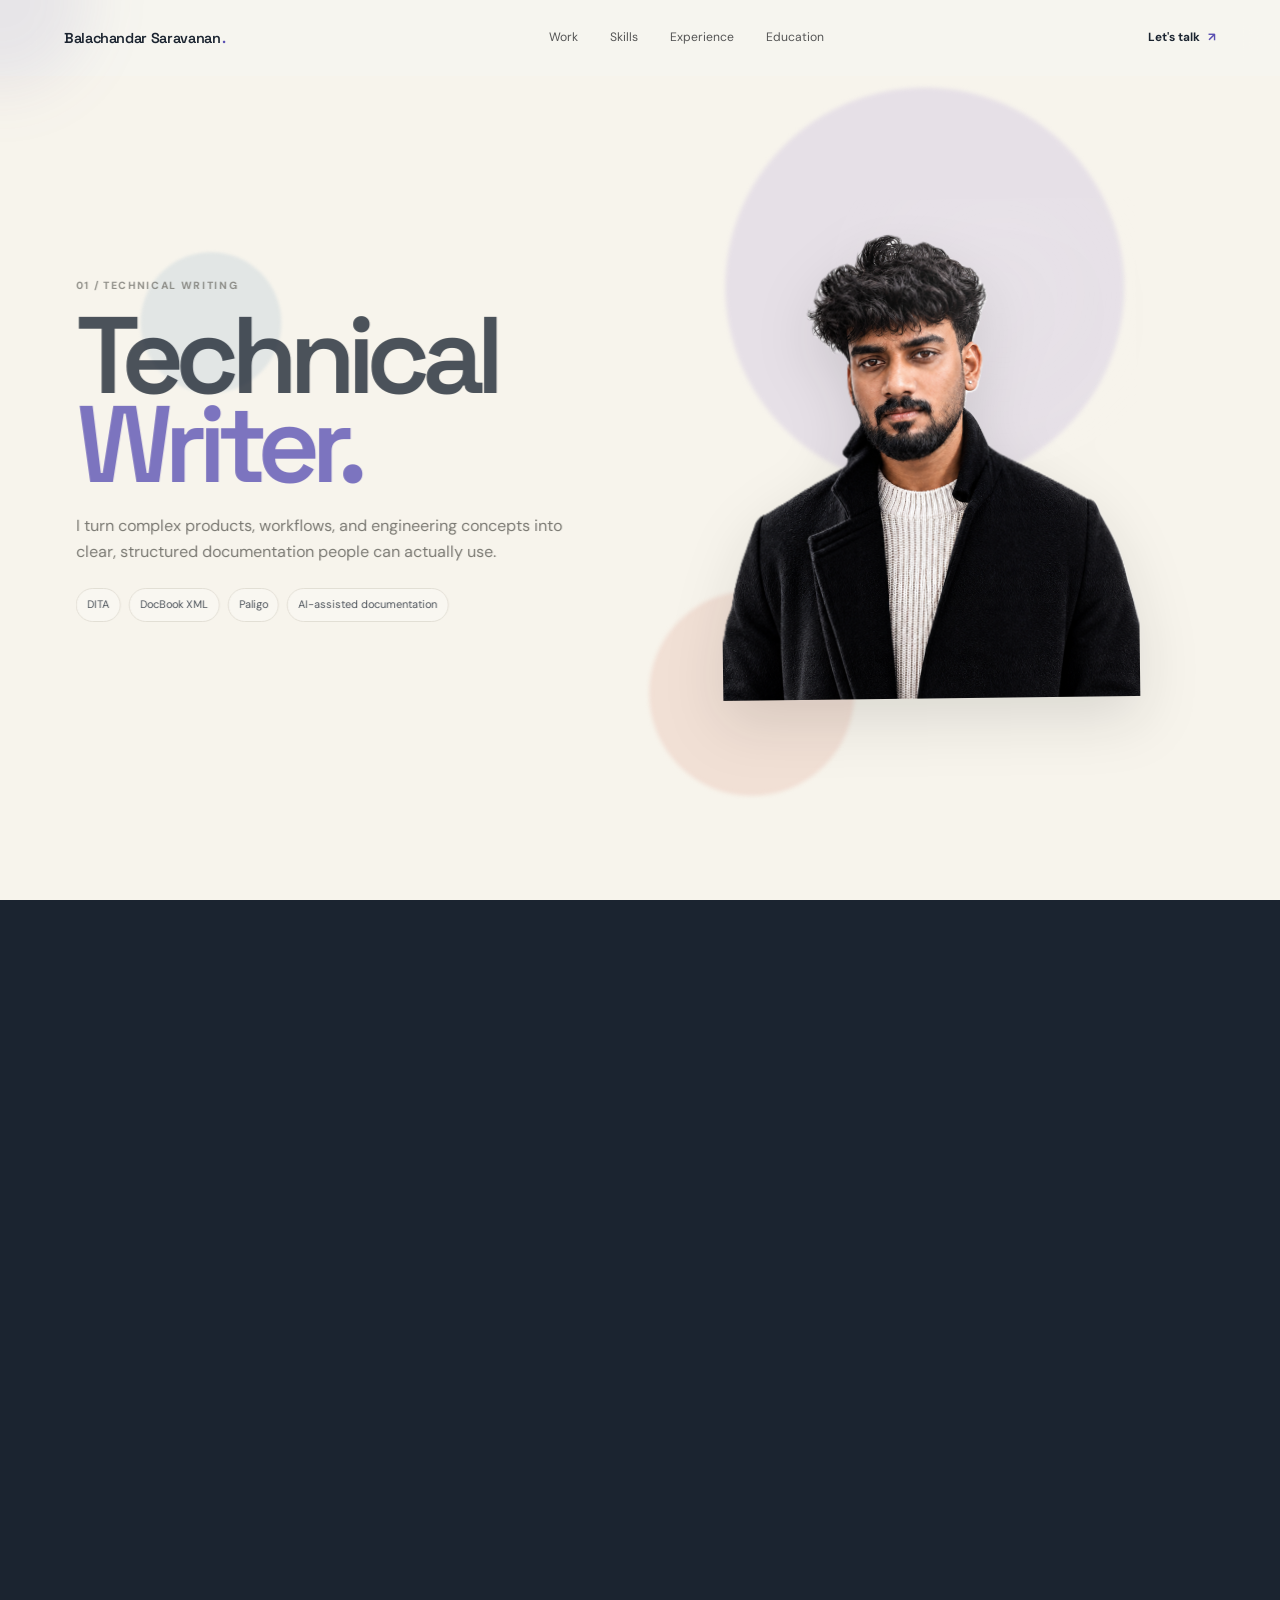
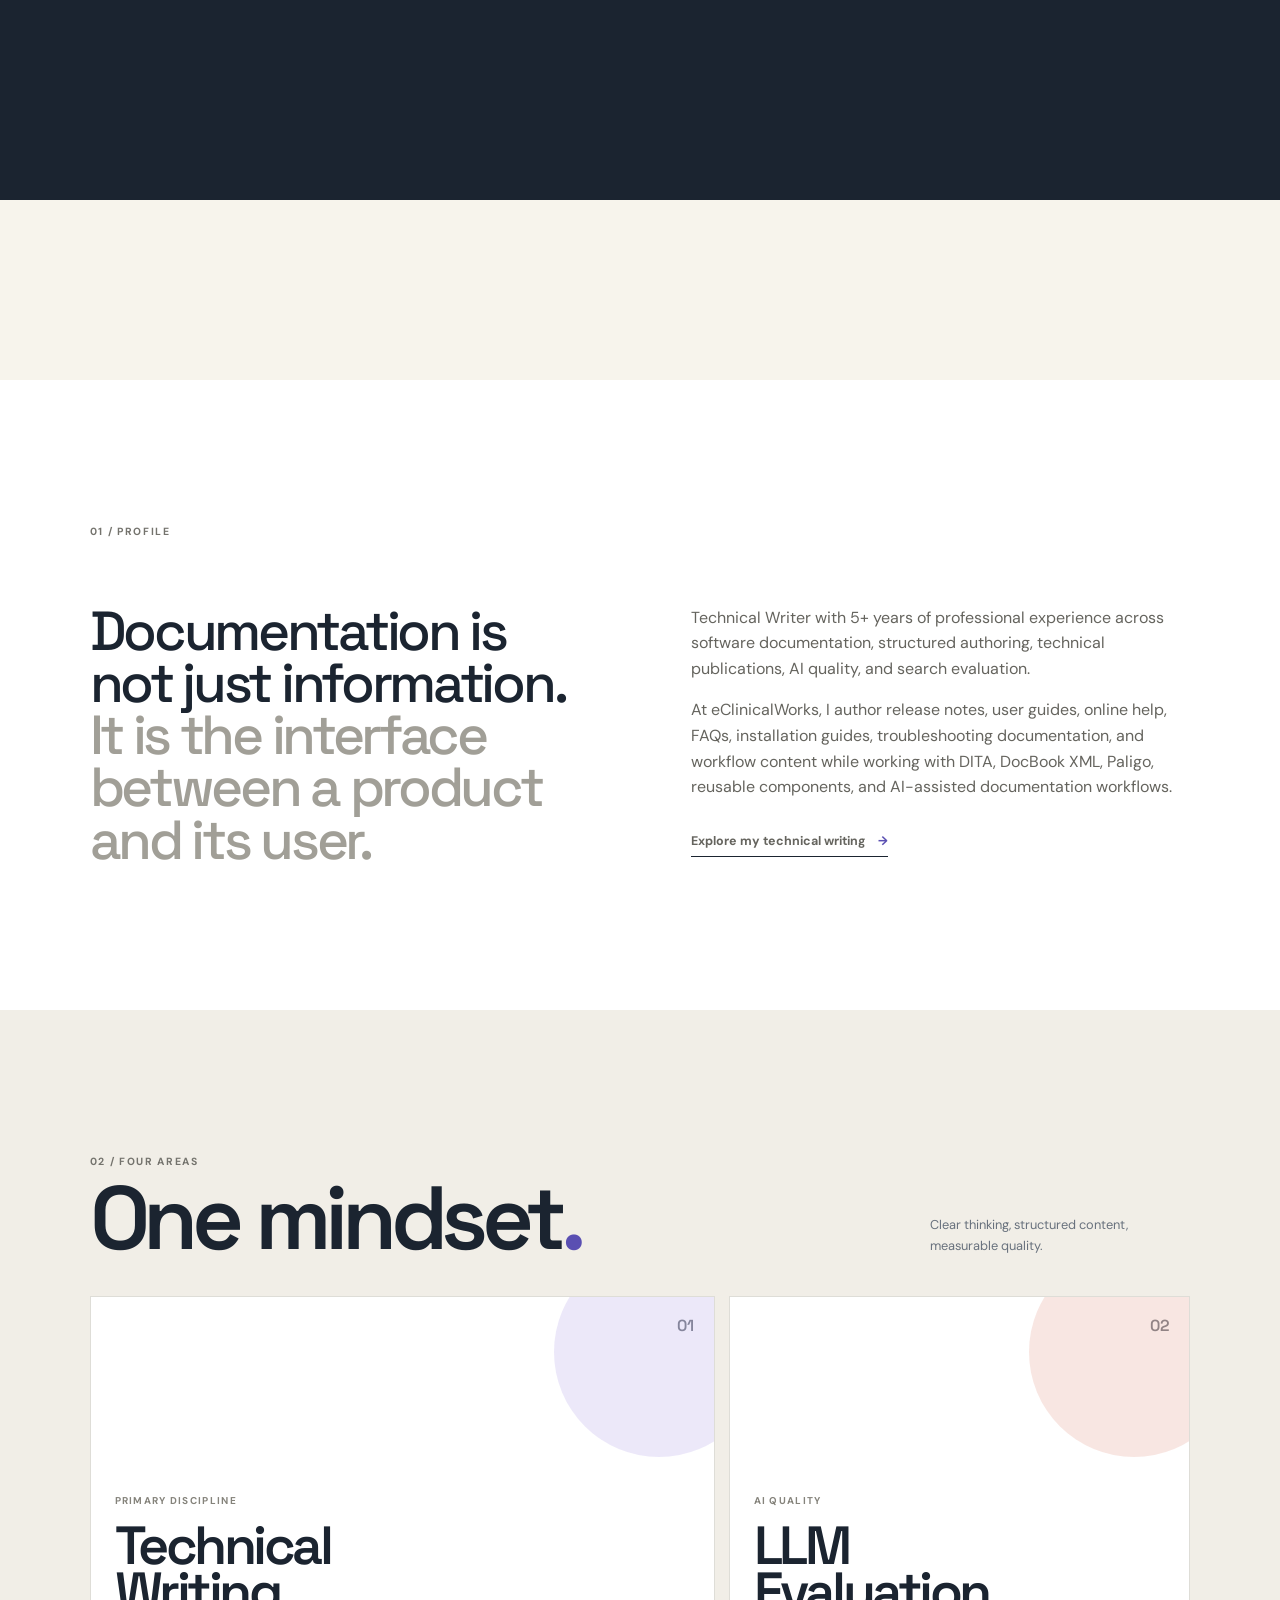
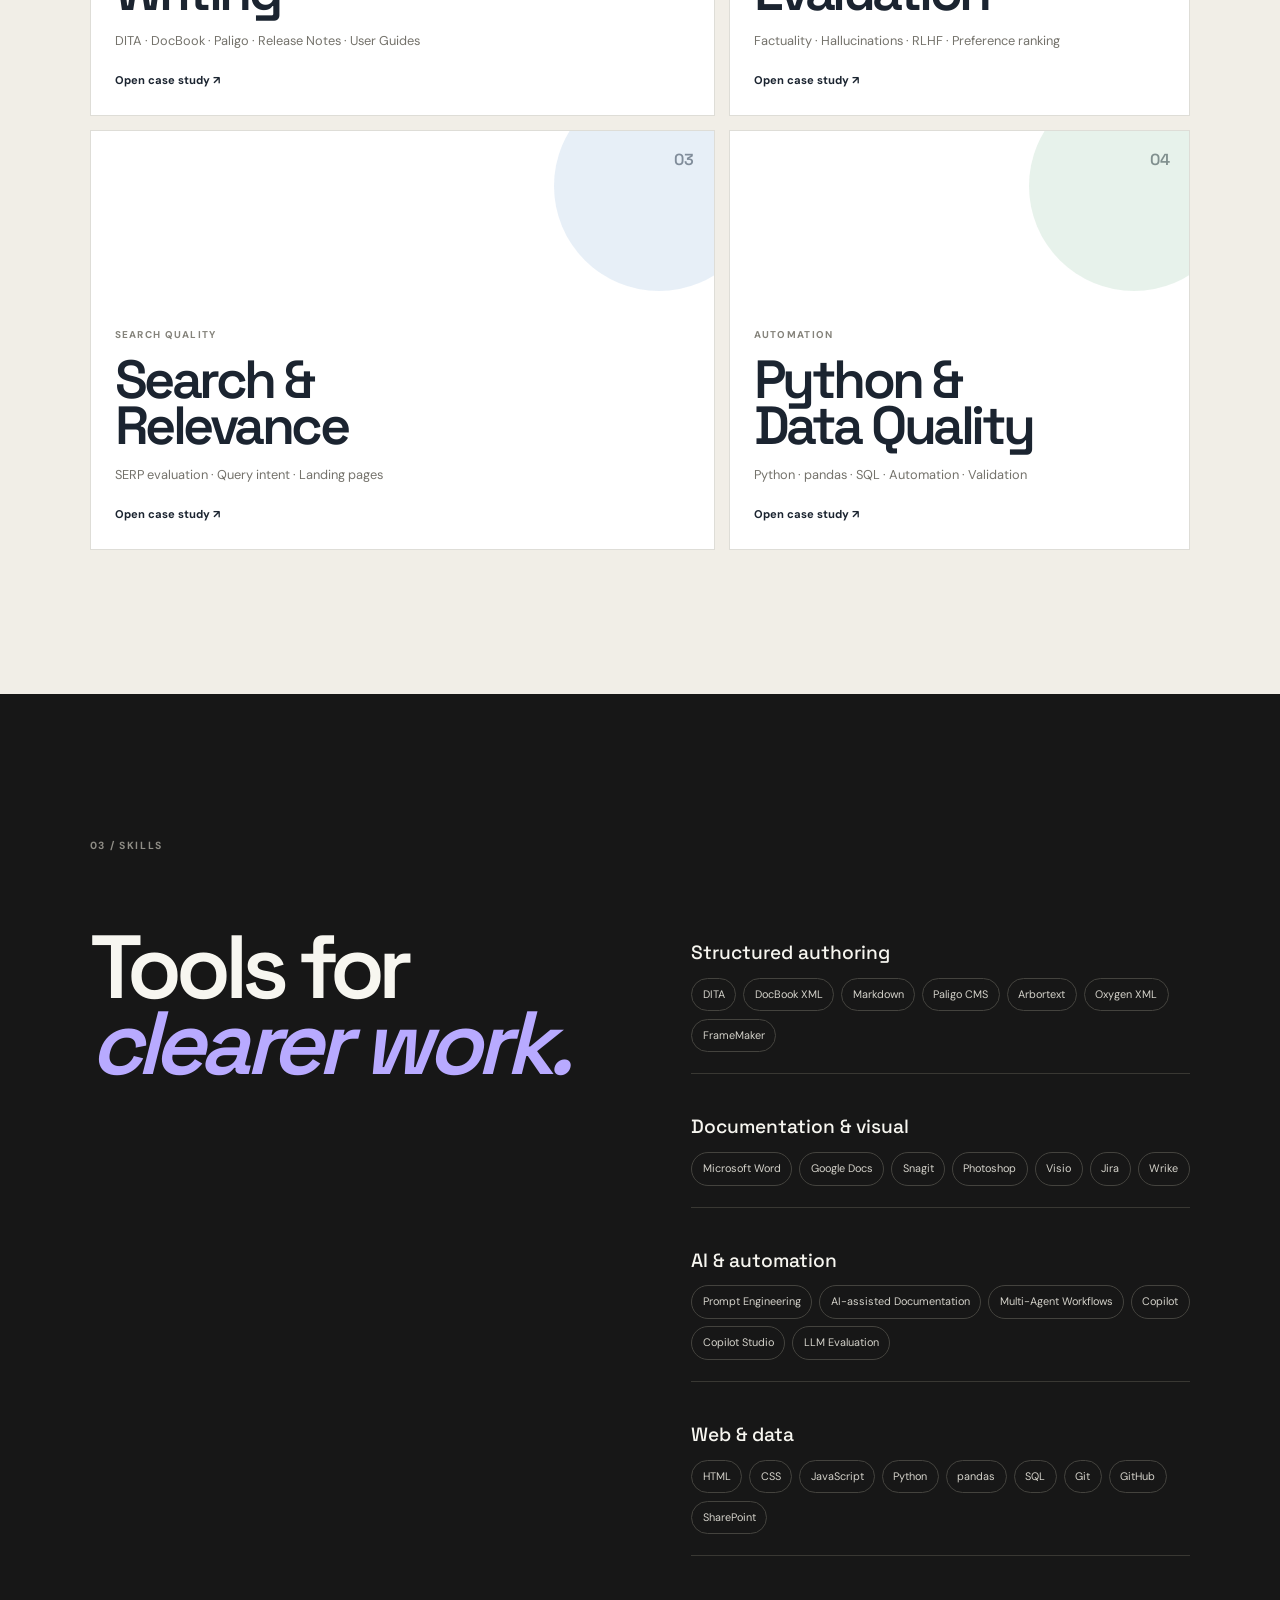
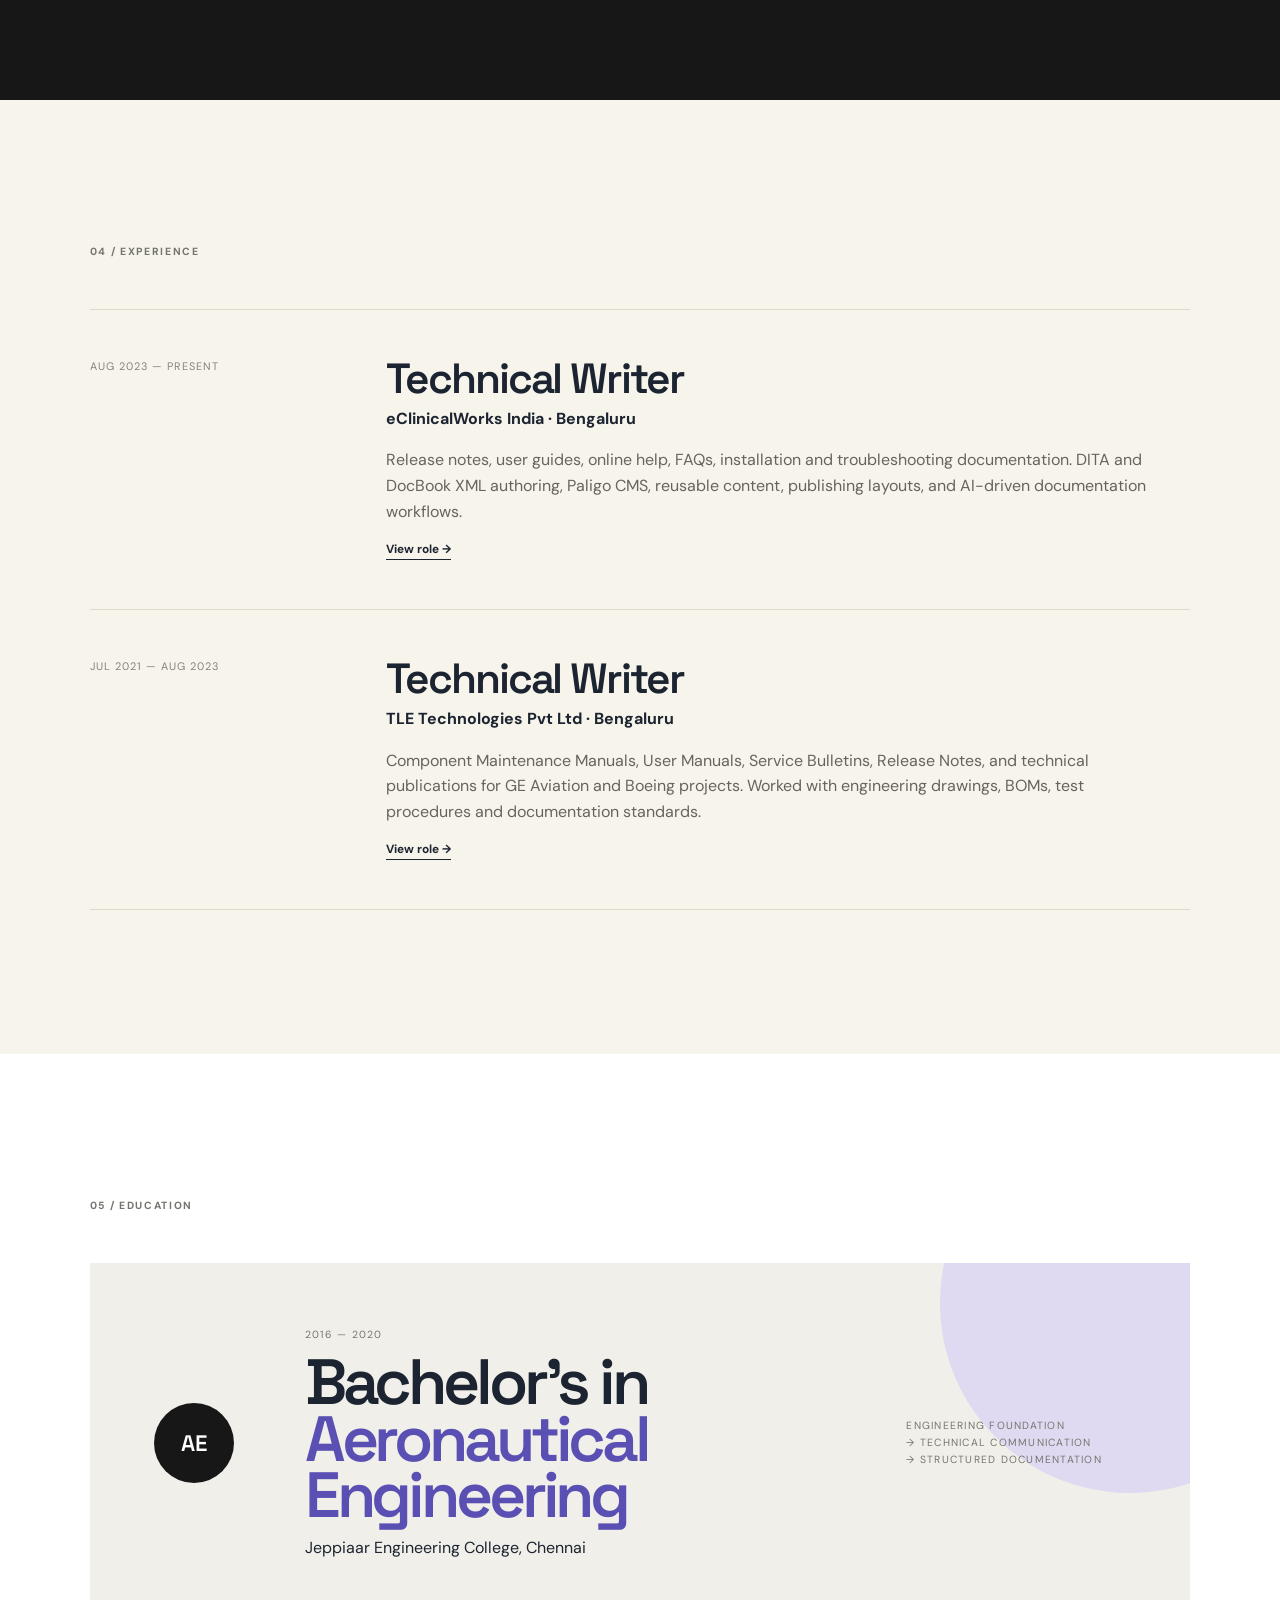
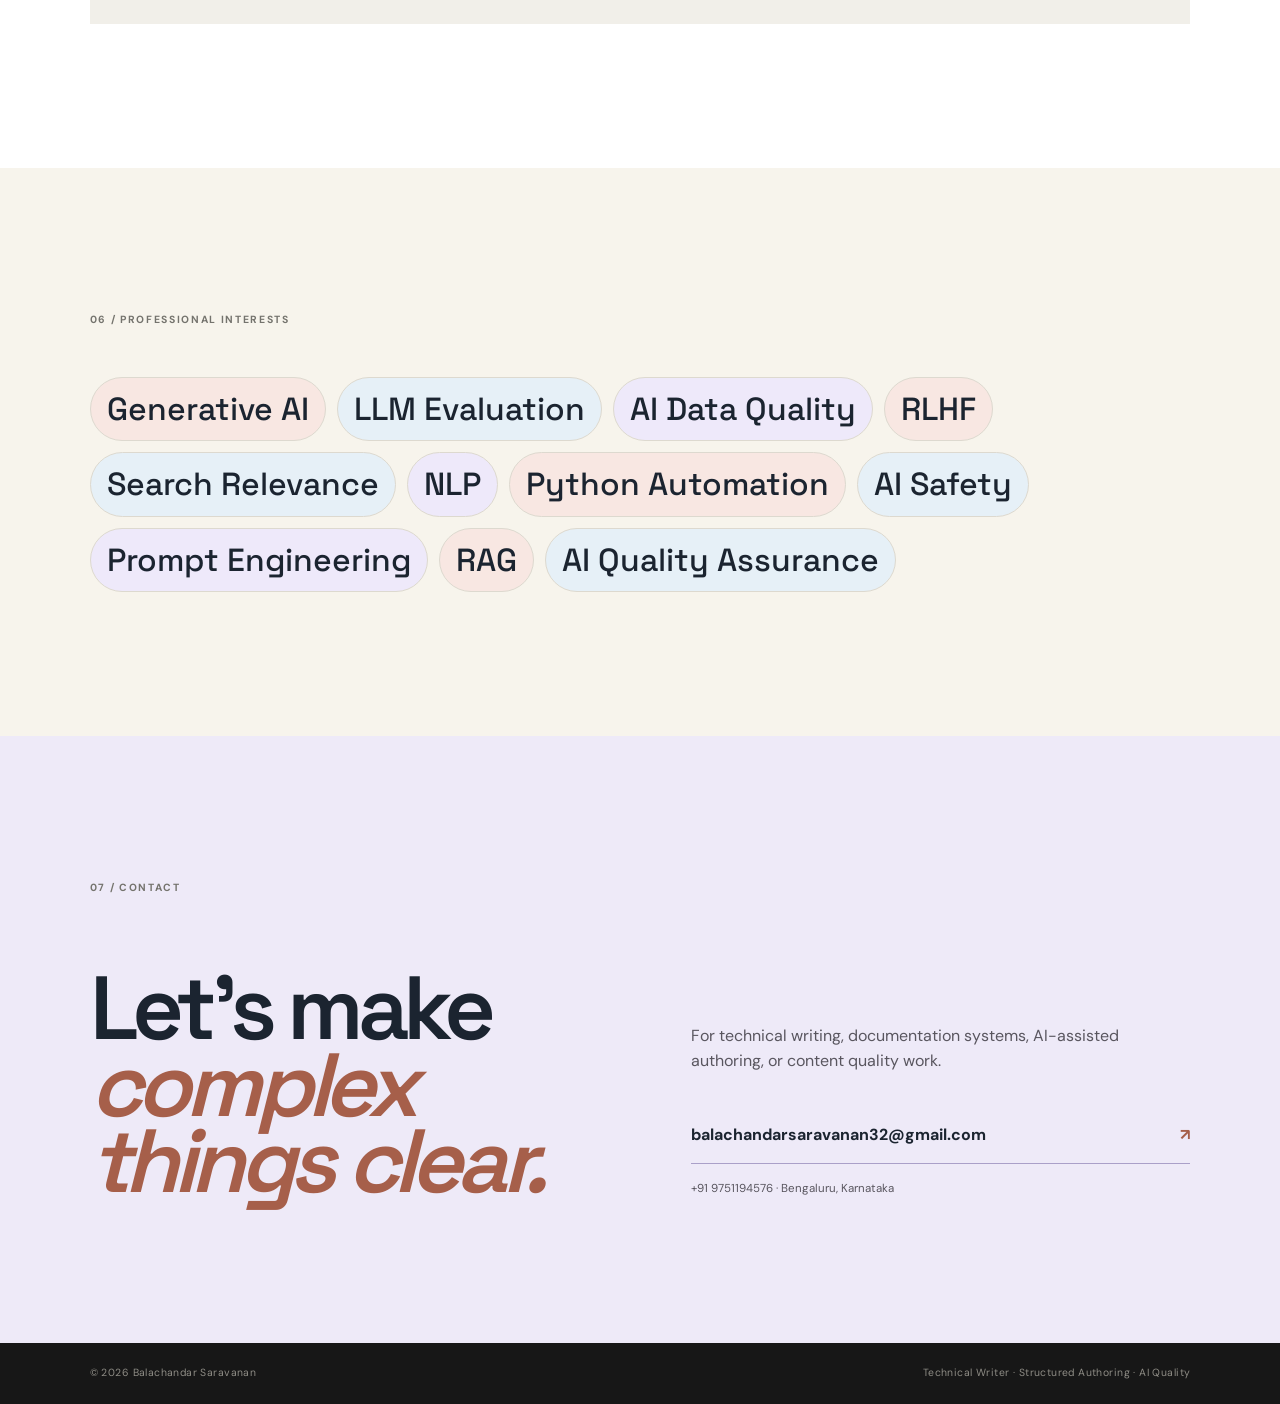
<file: index.html>
<!doctype html>
<html lang="en">
<head>
<meta charset="utf-8">
<meta name="viewport" content="width=device-width,initial-scale=1">
<meta name="description" content="Balachandar Saravanan — Technical Writer, Structured Authoring Specialist and AI Quality professional.">
<title>Balachandar Saravanan — Technical Writer</title>
<link rel="icon" type="image/svg+xml" href="images/logo.svg">
<link rel="preconnect" href="https://fonts.googleapis.com">
<link rel="preconnect" href="https://fonts.gstatic.com" crossorigin>
<link href="https://fonts.googleapis.com/css2?family=DM+Sans:wght@400;500;600;700&family=Space+Grotesk:wght@400;500;600;700&display=swap" rel="stylesheet">
<link rel="stylesheet" href="css/style.css">
</head>
<body>
<div class="cursor-glow" aria-hidden="true"></div>
<div class="page-wipe" aria-hidden="true"></div>

<header class="nav">
  <a class="wordmark" href="#home"><span class="wordmark-full">Balachandar Saravanan</span><span class="wordmark-dot">.</span></a>
  <nav>
    <a href="#work">Work</a><a href="#skills">Skills</a><a href="#experience">Experience</a><a href="#education">Education</a>
  </nav>
  <a class="nav-contact" href="#contact">Let's talk <span>↗</span></a>
</header>

<main>
<section class="morph-hero" id="home">
  <div class="morph-sticky">
    <div class="color-blob blob-a"></div><div class="color-blob blob-b"></div><div class="color-blob blob-c"></div>
    <div class="hero-copy" id="heroName">
      <p class="eyebrow">PORTFOLIO · BENGALURU</p>
      <h1 aria-label="Balachandar Saravanan, Technical Writer">
        <span class="hero-line intro-line">Hi, I’m</span>
        <span class="hero-line name-line violet-line">Balachandar</span>
        <span class="hero-line name-line coral-line">Saravanan</span>
        <span class="hero-line role-line blue-line">Technical Writer</span>
      </h1>
      <p class="hero-summary">Structured authoring · Documentation systems · AI quality</p>
    </div>
    <div class="portrait-morph" id="portraitMorph">
      <img src="images/hero.png" alt="Balachandar Saravanan">
      <div class="portrait-label"><span>TECHNICAL WRITING</span><b>01</b></div>
    </div>
    <div class="hero-role" id="heroRole">
      <p class="eyebrow">01 / TECHNICAL WRITING</p>
      <h2>Technical<br><em>Writer.</em></h2>
      <p class="hero-lead">I turn complex products, workflows, and engineering concepts into clear, structured documentation people can actually use.</p>
      <div class="hero-tags"><span>DITA</span><span>DocBook XML</span><span>Paligo</span><span>AI-assisted documentation</span></div>
    </div>
    <div class="scroll-hint"><span>Scroll to explore</span><i></i></div>
  </div>
</section>

<section class="intro-section section" id="about">
  <div class="section-kicker">01 / Profile</div>
  <div class="intro-grid">
    <div><p class="display-quote">Documentation is not just information. <span>It is the interface between a product and its user.</span></p></div>
    <div class="body-copy">
      <p>Technical Writer with 5+ years of professional experience across software documentation, structured authoring, technical publications, AI quality, and search evaluation.</p>
      <p>At eClinicalWorks, I author release notes, user guides, online help, FAQs, installation guides, troubleshooting documentation, and workflow content while working with DITA, DocBook XML, Paligo, reusable components, and AI-assisted documentation workflows.</p>
      <a class="text-link" href="pages/technical-writing.html">Explore my technical writing <span>→</span></a>
    </div>
  </div>
</section>

<section class="work section" id="work">
  <div class="section-head"><div><div class="section-kicker">02 / Four areas</div><h2>One mindset<span>.</span></h2></div><p>Clear thinking, structured content, measurable quality.</p></div>
  <div class="work-grid">
    <a class="work-card featured" href="pages/technical-writing.html" data-transition>
      <div class="card-index">01</div><div class="card-accent accent-violet"></div>
      <div class="card-content"><small>PRIMARY DISCIPLINE</small><h3>Technical<br>Writing</h3><p>DITA · DocBook · Paligo · Release Notes · User Guides</p><span>Open case study ↗</span></div>
    </a>
    <a class="work-card" href="pages/llm-evaluation.html" data-transition>
      <div class="card-index">02</div><div class="card-accent accent-coral"></div>
      <div class="card-content"><small>AI QUALITY</small><h3>LLM<br>Evaluation</h3><p>Factuality · Hallucinations · RLHF · Preference ranking</p><span>Open case study ↗</span></div>
    </a>
    <a class="work-card" href="pages/search-relevance.html" data-transition>
      <div class="card-index">03</div><div class="card-accent accent-blue"></div>
      <div class="card-content"><small>SEARCH QUALITY</small><h3>Search &<br>Relevance</h3><p>SERP evaluation · Query intent · Landing pages</p><span>Open case study ↗</span></div>
    </a>
    <a class="work-card" href="pages/python-data.html" data-transition>
      <div class="card-index">04</div><div class="card-accent accent-green"></div>
      <div class="card-content"><small>AUTOMATION</small><h3>Python &<br>Data Quality</h3><p>Python · pandas · SQL · Automation · Validation</p><span>Open case study ↗</span></div>
    </a>
  </div>
</section>

<section class="skills section" id="skills">
  <div class="section-kicker">03 / Skills</div>
  <div class="skills-layout">
    <h2>Tools for<br><em>clearer work.</em></h2>
    <div class="skill-groups">
      <div class="skill-group"><h3>Structured authoring</h3><div><span>DITA</span><span>DocBook XML</span><span>Markdown</span><span>Paligo CMS</span><span>Arbortext</span><span>Oxygen XML</span><span>FrameMaker</span></div></div>
      <div class="skill-group"><h3>Documentation & visual</h3><div><span>Microsoft Word</span><span>Google Docs</span><span>Snagit</span><span>Photoshop</span><span>Visio</span><span>Jira</span><span>Wrike</span></div></div>
      <div class="skill-group"><h3>AI & automation</h3><div><span>Prompt Engineering</span><span>AI-assisted Documentation</span><span>Multi-Agent Workflows</span><span>Copilot</span><span>Copilot Studio</span><span>LLM Evaluation</span></div></div>
      <div class="skill-group"><h3>Web & data</h3><div><span>HTML</span><span>CSS</span><span>JavaScript</span><span>Python</span><span>pandas</span><span>SQL</span><span>Git</span><span>GitHub</span><span>SharePoint</span></div></div>
    </div>
  </div>
</section>

<section class="experience section" id="experience">
  <div class="section-kicker">04 / Experience</div>
  <div class="experience-list">
    <article class="exp-row"><div class="exp-year">Aug 2023 — Present</div><div><h3>Technical Writer</h3><p class="company">eClinicalWorks India · Bengaluru</p><p>Release notes, user guides, online help, FAQs, installation and troubleshooting documentation. DITA and DocBook XML authoring, Paligo CMS, reusable content, publishing layouts, and AI-driven documentation workflows.</p><a href="pages/technical-writing.html">View role →</a></div></article>
    <article class="exp-row"><div class="exp-year">Jul 2021 — Aug 2023</div><div><h3>Technical Writer</h3><p class="company">TLE Technologies Pvt Ltd · Bengaluru</p><p>Component Maintenance Manuals, User Manuals, Service Bulletins, Release Notes, and technical publications for GE Aviation and Boeing projects. Worked with engineering drawings, BOMs, test procedures and documentation standards.</p><a href="pages/technical-writing.html">View role →</a></div></article>
  </div>
</section>

<section class="education section" id="education">
  <div class="section-kicker">05 / Education</div>
  <div class="education-card">
    <div class="edu-mark">AE</div>
    <div><p class="edu-year">2016 — 2020</p><h2>Bachelor's in<br><em>Aeronautical Engineering</em></h2><p>Jeppiaar Engineering College, Chennai</p></div>
    <div class="edu-note">Engineering foundation<br>→ technical communication<br>→ structured documentation</div>
  </div>
</section>

<section class="interests section">
  <div class="section-kicker">06 / Professional interests</div>
  <div class="interest-cloud"><span>Generative AI</span><span>LLM Evaluation</span><span>AI Data Quality</span><span>RLHF</span><span>Search Relevance</span><span>NLP</span><span>Python Automation</span><span>AI Safety</span><span>Prompt Engineering</span><span>RAG</span><span>AI Quality Assurance</span></div>
</section>

<section class="contact section" id="contact">
  <div class="section-kicker">07 / Contact</div>
  <div class="contact-grid"><h2>Let's make<br><em>complex things clear.</em></h2><div><p>For technical writing, documentation systems, AI-assisted authoring, or content quality work.</p><a class="contact-button" href="mailto:balachandarsaravanan32@gmail.com">balachandarsaravanan32@gmail.com <span>↗</span></a><p class="phone">+91 9751194576 · Bengaluru, Karnataka</p></div></div>
</section>
</main>
<footer><span>© 2026 Balachandar Saravanan</span><span>Technical Writer · Structured Authoring · AI Quality</span></footer>
<script src="js/script.js"></script>
</body>
</html>
</file>
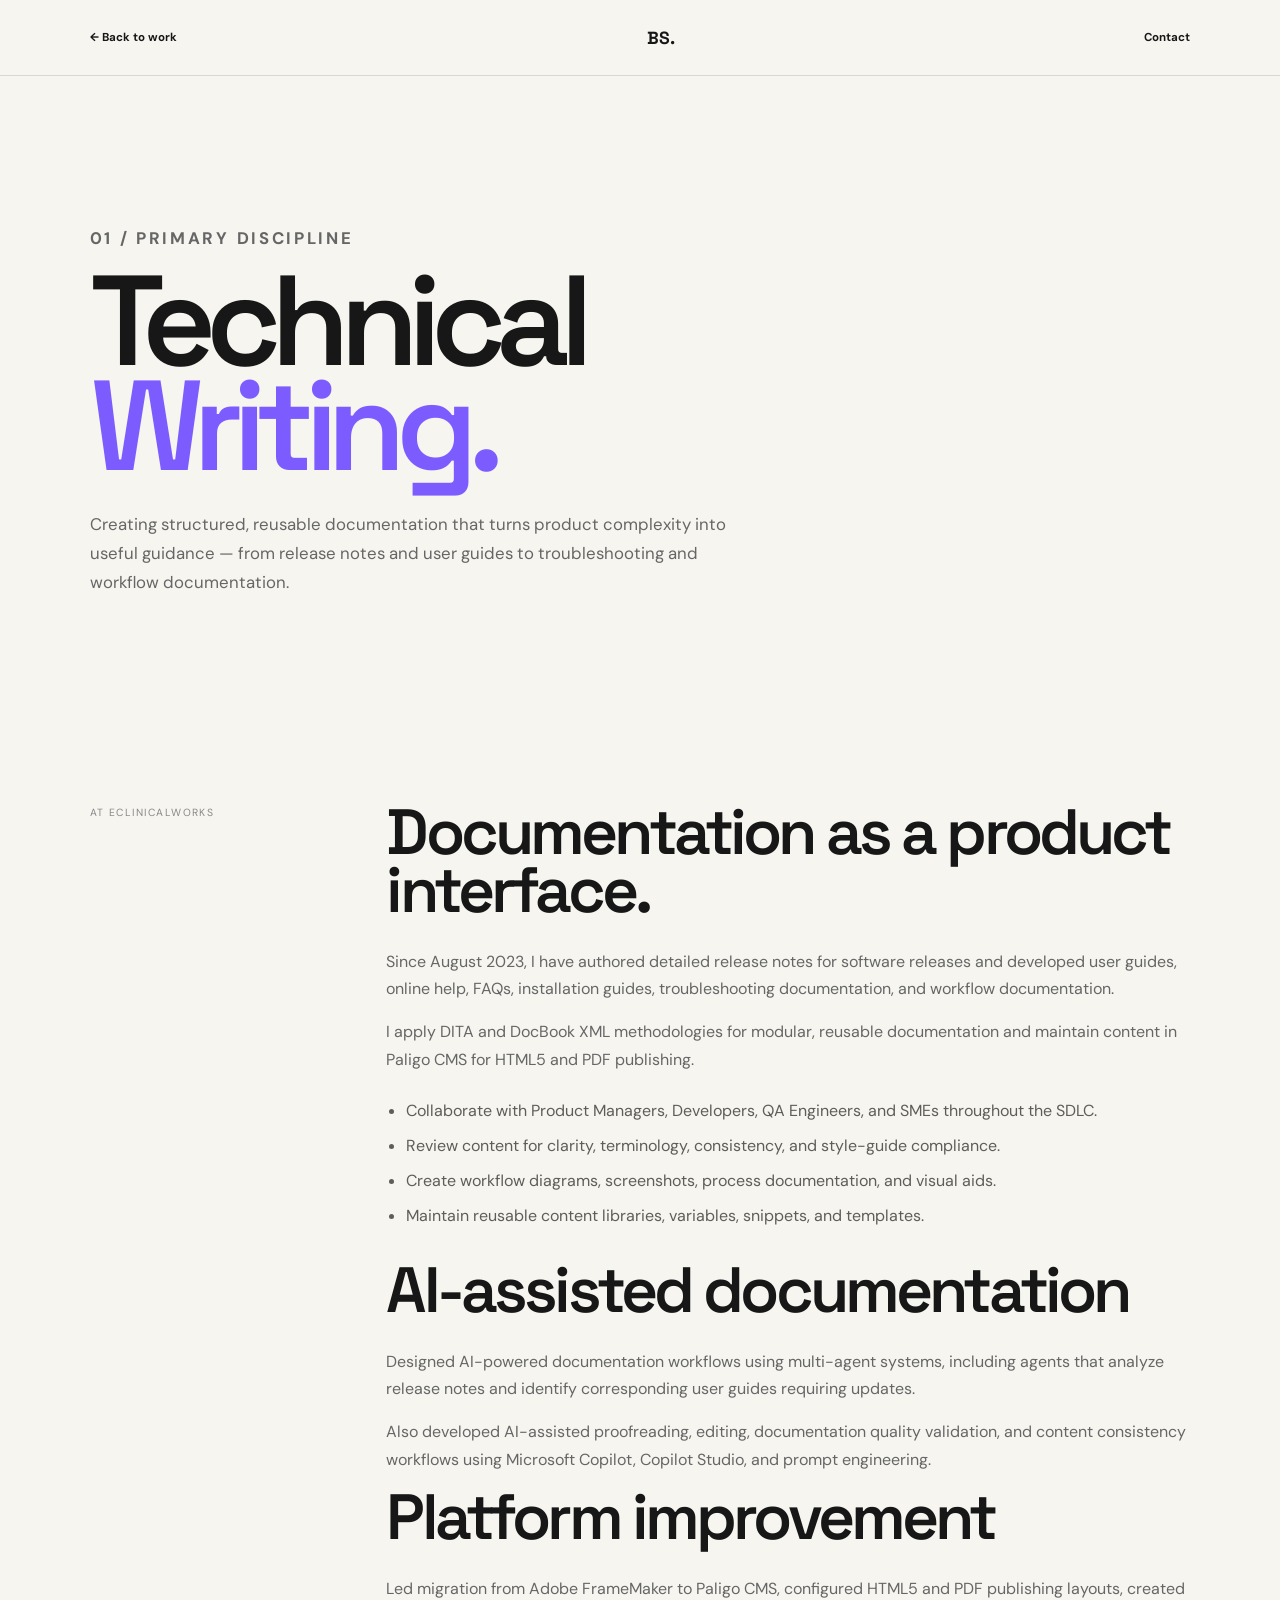
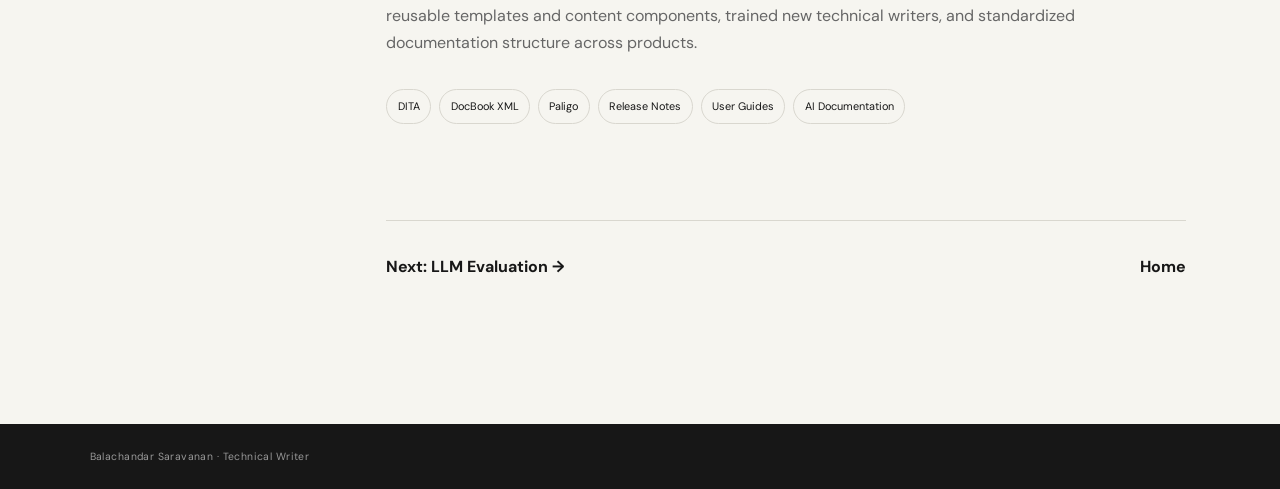
<file: pages/technical-writing.html>
<!doctype html><html lang="en"><head><meta charset="utf-8"><meta name="viewport" content="width=device-width,initial-scale=1"><title>Technical Writing — Balachandar Saravanan</title><link rel="stylesheet" href="../css/style.css"><link rel="stylesheet" href="_detail.css"><link rel="preconnect" href="https://fonts.googleapis.com"><link rel="preconnect" href="https://fonts.gstatic.com" crossorigin><link href="https://fonts.googleapis.com/css2?family=DM+Sans:wght@400;500;600;700&family=Space+Grotesk:wght@400;500;600;700&display=swap" rel="stylesheet"></head><body><header class="detail-nav"><a class="back" href="../index.html#work">← Back to work</a><span class="detail-brand">BS.</span><a class="back" href="../index.html#contact">Contact</a></header><main><section class="detail-hero"><div><p class="kicker">01 / Primary discipline</p><h1>Technical<br><em>Writing.</em></h1><p>Creating structured, reusable documentation that turns product complexity into useful guidance — from release notes and user guides to troubleshooting and workflow documentation.</p></div></section><section class="detail-main"><div class="detail-grid"><div class="detail-label">At eClinicalWorks</div><div class="detail-copy"><h2>Documentation as a product interface.</h2><p>Since August 2023, I have authored detailed release notes for software releases and developed user guides, online help, FAQs, installation guides, troubleshooting documentation, and workflow documentation.</p><p>I apply DITA and DocBook XML methodologies for modular, reusable documentation and maintain content in Paligo CMS for HTML5 and PDF publishing.</p><ul><li>Collaborate with Product Managers, Developers, QA Engineers, and SMEs throughout the SDLC.</li><li>Review content for clarity, terminology, consistency, and style-guide compliance.</li><li>Create workflow diagrams, screenshots, process documentation, and visual aids.</li><li>Maintain reusable content libraries, variables, snippets, and templates.</li></ul><h2>AI-assisted documentation</h2><p>Designed AI-powered documentation workflows using multi-agent systems, including agents that analyze release notes and identify corresponding user guides requiring updates.</p><p>Also developed AI-assisted proofreading, editing, documentation quality validation, and content consistency workflows using Microsoft Copilot, Copilot Studio, and prompt engineering.</p><h2>Platform improvement</h2><p>Led migration from Adobe FrameMaker to Paligo CMS, configured HTML5 and PDF publishing layouts, created reusable templates and content components, trained new technical writers, and standardized documentation structure across products.</p><div class="tags"><span>DITA</span><span>DocBook XML</span><span>Paligo</span><span>Release Notes</span><span>User Guides</span><span>AI Documentation</span></div><div class="next"><a href="llm-evaluation.html">Next: LLM Evaluation →</a><a href="../index.html">Home</a></div></div></div></section></main><footer>Balachandar Saravanan · Technical Writer</footer><script src="../js/detail.js"></script></body></html>
</file>
<file: css/style.css>
:root{--bg:#F7F4EC;--ink:#1B2430;--muted:#68717D;--line:#DDD9CF;--violet:#5A4FB2;--coral:#D66F5C;--blue:#4C78A8;--green:#5E8B78;--champagne:#D9C6A5;--copper:#A65F4A;--ivory:#FCFAF5;--ease:cubic-bezier(.16,1,.3,1)}
*{box-sizing:border-box;margin:0;padding:0}html{scroll-behavior:smooth;background:var(--bg)}body{overflow-x:hidden;background:var(--bg);color:var(--ink);font-family:"DM Sans",sans-serif;line-height:1.6}a{color:inherit;text-decoration:none}::selection{background:var(--ink);color:#fff}.nav{position:fixed;z-index:50;top:0;left:0;right:0;height:76px;padding:0 5vw;display:flex;align-items:center;justify-content:space-between;background:rgba(246,245,240,.72);backdrop-filter:blur(18px);border-bottom:1px solid transparent;transition:.5s var(--ease)}.nav.scrolled{border-color:var(--line)}.wordmark{font:600 .9rem "Space Grotesk";letter-spacing:-.025em;display:flex;align-items:center;gap:.08rem}.wordmark-full{color:var(--ink)!important}.wordmark-dot{color:var(--violet)!important}.section-head h2 span{color:var(--violet)}.nav nav{display:flex;gap:2rem;font-size:.76rem;color:#555}.nav nav a{position:relative}.nav nav a:after{content:"";position:absolute;left:0;right:100%;bottom:-5px;height:2px;background:var(--violet);transition:.35s var(--ease)}.nav nav a:hover:after{right:0}.nav-contact{font-size:.74rem;font-weight:700}.nav-contact span{color:var(--violet);margin-left:.3rem}.morph-hero{height:340vh;position:relative}.morph-sticky{position:sticky;top:0;height:100svh;min-height:680px;overflow:hidden;background:var(--bg)}
.hero-name{position:absolute;z-index:2;left:50%;top:53%;width:100%;height:78vh;text-align:center;transform:translate(-50%,-50%);will-change:transform,opacity,filter;pointer-events:none}.cinema-letters{position:absolute;inset:0;z-index:2;pointer-events:none}.cinema-letter{position:absolute;top:50%;font:900 clamp(11rem,23vw,26rem)/.68 "Space Grotesk";letter-spacing:-.13em;transform-origin:center center;-webkit-text-stroke:1.5px rgba(23,23,23,.16);opacity:0;will-change:transform,opacity,filter;color:var(--letter-color);-webkit-text-fill-color:var(--letter-color);text-shadow:1px 1px 0 var(--letter-dark),2px 2px 0 var(--letter-dark),4px 4px 0 var(--letter-dark),7px 7px 0 var(--letter-dark),10px 10px 0 color-mix(in srgb,var(--letter-dark) 88%,#171717),14px 14px 0 color-mix(in srgb,var(--letter-dark) 72%,#171717),20px 22px 0 rgba(23,23,23,.18),28px 32px 45px rgba(23,23,23,.20);filter:drop-shadow(0 18px 18px rgba(20,20,20,.12));z-index:2}.cinema-letter:after{content:"";position:absolute;inset:4% 8% 10% 5%;z-index:-1;background:linear-gradient(135deg,rgba(255,255,255,.32),transparent 28%,rgba(20,20,20,.08) 65%,rgba(255,255,255,.16));mix-blend-mode:overlay;pointer-events:none}.letter-b{left:1%;transform:translateY(-50%) translateX(-70px) rotate(0deg) scale(.84);--letter-color:#7568C7;--letter-dark:#43398C}.letter-a1{left:20%;transform:translateY(-50%) translateX(-55px) rotate(0deg) scale(.84);--letter-color:#D97864;--letter-dark:#9E4D40}.letter-l{right:20%;transform:translateY(-50%) translateX(55px) rotate(0deg) scale(.84);--letter-color:#5E83AE;--letter-dark:#3F607F}.letter-a2{right:1%;transform:translateY(-50%) translateX(70px) rotate(0deg) scale(.84);--letter-color:#67927C;--letter-dark:#466C59}.cinema-letter:nth-child(1){animation:letterInB 1.15s .12s var(--ease) forwards}.cinema-letter:nth-child(2){animation:letterInA 1.15s .34s var(--ease) forwards}.cinema-letter:nth-child(3){animation:letterInL 1.15s .56s var(--ease) forwards}.cinema-letter:nth-child(4){animation:letterInA2 1.15s .78s var(--ease) forwards}@keyframes letterInB{0%{opacity:0;transform:translateY(-50%) translateX(-240px) scale(.55);filter:blur(16px)}65%{opacity:1;filter:blur(0);transform:translateY(-50%) translateX(14px) scale(.9)}100%{opacity:1;transform:translateY(-50%) translateX(0) scale(.84)}}@keyframes letterInA{0%{opacity:0;transform:translateY(-50%) translateX(-190px) scale(.5);filter:blur(16px)}65%{opacity:1;filter:blur(0);transform:translateY(-50%) translateX(12px) scale(.9)}100%{opacity:1;transform:translateY(-50%) translateX(0) scale(.84)}}@keyframes letterInL{0%{opacity:0;transform:translateY(-50%) translateX(190px) scale(.5);filter:blur(16px)}65%{opacity:1;filter:blur(0);transform:translateY(-50%) translateX(-12px) scale(.9)}100%{opacity:1;transform:translateY(-50%) translateX(0) scale(.84)}}@keyframes letterInA2{0%{opacity:0;transform:translateY(-50%) translateX(240px) scale(.55);filter:blur(16px)}65%{opacity:1;filter:blur(0);transform:translateY(-50%) translateX(-14px) scale(.9)}100%{opacity:1;transform:translateY(-50%) translateX(0) scale(.84)}}.name-sub{position:absolute;z-index:2;left:50%;bottom:2%;transform:translateX(-50%);margin:0;width:max-content;font-size:.7rem;letter-spacing:.18em;text-transform:uppercase;color:#77756f;opacity:.9}.hero-name .eyebrow{position:absolute;z-index:2;left:50%;top:0;transform:translateX(-50%);white-space:nowrap}.eyebrow,.section-kicker{font-size:.65rem;letter-spacing:.16em;text-transform:uppercase;font-weight:700;color:#74736d}
.hero-role{position:absolute;z-index:6;left:7vw;top:50%;width:min(600px,43vw);transform:translateY(-50%) translateX(-5vw);opacity:0;will-change:transform,opacity}.hero-role h2{font:600 clamp(4.5rem,8.5vw,9rem)/.82 "Space Grotesk";letter-spacing:-.08em;margin:1rem 0 1.5rem}.hero-role h2 em{font-style:normal;color:var(--violet)}.hero-lead{max-width:520px;font-size:1rem;color:#575650}.hero-tags{display:flex;flex-wrap:wrap;gap:.5rem;margin-top:1.5rem}.hero-tags span{padding:.45rem .65rem;border:1px solid var(--line);border-radius:999px;font-size:.68rem;background:rgba(255,255,255,.38)}
.portrait-morph{position:absolute;z-index:4;top:58%;left:50%;width:min(560px,40vw);aspect-ratio:1122/1402;transform:translate(-50%,-50%) rotate(1deg);transform-origin:center;overflow:visible;filter:drop-shadow(0 35px 45px rgba(20,20,20,.13));will-change:transform,width,height,left,top,border-radius,filter}.portrait-morph:before{content:"";position:absolute;inset:7% -7% -7% 7%;border:1px solid rgba(124,92,255,.28);border-radius:44% 56% 52% 48% / 46% 44% 56% 54%;z-index:-1;transform:rotate(-3deg);transition:opacity .8s var(--ease),transform .9s var(--ease);}.portrait-morph:after{content:"";position:absolute;inset:0;pointer-events:none;background:radial-gradient(circle at 68% 18%,rgba(255,255,255,.28),transparent 34%);opacity:.45;mix-blend-mode:screen}.portrait-morph img{width:100%;height:100%;object-fit:contain;object-position:center center;display:block;filter:none}.portrait-label{display:none}
.morph-sticky.morphing .portrait-morph:before{opacity:.55;transform:rotate(-6deg) scale(1.03)}
.morph-sticky.morphing .portrait-morph{filter:drop-shadow(0 26px 42px rgba(20,20,20,.10))}
.morph-sticky.morphing .hero-role{mix-blend-mode:normal}
.color-blob{position:absolute;border-radius:50%;filter:blur(2px);opacity:.48;mix-blend-mode:multiply;will-change:transform}.blob-a{width:28vw;height:28vw;background:#DCD5F5;right:8%;top:8%}.blob-b{width:16vw;height:16vw;background:#F3D2CA;left:45%;bottom:7%}.blob-c{width:12vw;height:12vw;background:#D3E2F0;left:7%;top:25%}@media (max-width:900px){.cinema-letter{font-size:clamp(7rem,24vw,15rem)}.letter-b{left:-2%}.letter-a1{left:17%}.letter-l{right:17%}.letter-a2{right:-2%}}
@media (max-width:640px){.cinema-letter{font-size:clamp(5.4rem,24vw,9rem);letter-spacing:-.13em}.letter-b{left:-3%}.letter-a1{left:17%}.letter-l{right:17%}.letter-a2{right:-3%}}
.morph-object{position:absolute;z-index:3;opacity:0;pointer-events:none}.morph-doc{width:min(480px,42vw);padding:2rem;border:1px solid rgba(23,23,23,.12);background:#fff;box-shadow:0 30px 80px rgba(20,20,20,.12);transform:translate(18vw,10vh) rotate(7deg) scale(.78);will-change:transform,opacity}.doc-top,.doc-foot{display:flex;justify-content:space-between;font-size:.58rem;letter-spacing:.14em;color:#8b8982}.doc-title{font:600 clamp(2.2rem,4vw,4.5rem)/.9 "Space Grotesk";letter-spacing:-.06em;margin:2rem 0}.doc-title strong{color:var(--violet)}.doc-lines{display:grid;gap:.55rem}.doc-lines i{display:block;height:7px;background:#deddd7;border-radius:9px}.doc-lines i.short{width:45%}.doc-lines i.mid{width:72%}.doc-foot{margin-top:2rem;color:#aaa}.scroll-hint{position:absolute;z-index:7;bottom:2rem;left:50%;transform:translateX(-50%);display:flex;flex-direction:column;align-items:center;gap:.6rem;font-size:.6rem;letter-spacing:.14em;text-transform:uppercase;color:#777;transition:opacity .4s var(--ease)}.scroll-hint i{height:45px;width:1px;background:linear-gradient(var(--violet),transparent);animation:scrollPulse 1.8s infinite}@keyframes scrollPulse{50%{transform:scaleY(.35);opacity:.35}}
.section{padding:9rem 7vw}.intro-section{background:#fff}.intro-grid,.skills-layout,.contact-grid{display:grid;grid-template-columns:1fr 1fr;gap:8vw;margin-top:4rem}.display-quote{font:500 clamp(2.3rem,4.3vw,5rem)/.95 "Space Grotesk";letter-spacing:-.06em;max-width:760px}.display-quote span{color:#a19f97}.body-copy{max-width:560px;color:#65645e}.body-copy p+p{margin-top:1rem}.text-link{display:inline-flex;margin-top:2rem;border-bottom:1px solid var(--ink);padding-bottom:.25rem;font-weight:700;font-size:.78rem}.text-link span{margin-left:.8rem;color:var(--violet)}.work{background:#F1EEE7}.section-head{display:flex;align-items:end;justify-content:space-between;margin-bottom:2.5rem}.section-head h2,.skills h2,.contact h2{font:600 clamp(3.3rem,7vw,7rem)/.85 "Space Grotesk";letter-spacing:-.07em;margin-top:.6rem}.section-head>p{max-width:260px;color:var(--muted);font-size:.8rem}.work-grid{display:grid;grid-template-columns:1.15fr .85fr;gap:14px}.work-card{position:relative;min-height:420px;overflow:hidden;background:#fff;border:1px solid #deddd7;padding:1.5rem;display:flex;align-items:flex-end;transition:transform .7s var(--ease),box-shadow .7s var(--ease)}.work-card:nth-child(2){min-height:320px}.work-card:nth-child(3){min-height:320px}.work-card:nth-child(4){min-height:420px}.work-card:hover{transform:translateY(-10px);box-shadow:0 30px 60px rgba(0,0,0,.1)}.card-index{position:absolute;right:1.2rem;top:1.1rem;font:600 1rem "Space Grotesk"}.card-accent{position:absolute;width:210px;height:210px;border-radius:50%;right:-50px;top:-50px;opacity:.55;transition:transform .8s var(--ease)}.work-card:hover .card-accent{transform:scale(1.25) translate(-8px,8px)}.accent-violet{background:#DCD5F5}.accent-coral{background:#F3D2CA}.accent-blue{background:#D3E2F0}.accent-green{background:#D3E7DB}.card-content{position:relative;z-index:2}.card-content small{font-size:.62rem;font-weight:700;letter-spacing:.13em;color:#85837b}.card-content h3{font:600 clamp(2.4rem,4.2vw,5rem)/.85 "Space Grotesk";letter-spacing:-.065em;margin:.7rem 0 1rem}.card-content p{max-width:430px;color:#74726b;font-size:.8rem}.card-content span{display:inline-block;margin-top:1.3rem;font-size:.7rem;font-weight:700}.skills{background:#171717;color:#f7f6f0}.skills .section-kicker{color:#8f8d86}.skills h2 em{color:#b8aaff}.skill-groups{display:grid;gap:1.2rem}.skill-group{padding:1.3rem 0;border-bottom:1px solid #393833}.skill-group h3{font:500 1.2rem "Space Grotesk";margin-bottom:.8rem}.skill-group div{display:flex;flex-wrap:wrap;gap:.45rem}.skill-group span{font-size:.68rem;color:#d4d2ca;border:1px solid #44433e;padding:.45rem .65rem;border-radius:999px}.experience{background:#F7F4EC}.experience-list{margin-top:3rem;border-top:1px solid var(--line)}.exp-row{display:grid;grid-template-columns:220px 1fr;gap:6vw;padding:3rem 0;border-bottom:1px solid var(--line)}.exp-year{font-size:.68rem;color:#85837b;letter-spacing:.1em;text-transform:uppercase}.exp-row h3{font:600 clamp(2rem,3.3vw,3.5rem)/.95 "Space Grotesk";letter-spacing:-.05em}.company{font-weight:700;margin:.5rem 0 1rem}.exp-row p:not(.company){max-width:760px;color:#66645e}.exp-row a{display:inline-block;margin-top:1rem;font-size:.74rem;font-weight:700;border-bottom:1px solid var(--ink)}.education{background:#fff}.education-card{margin-top:3rem;padding:4rem;background:#f1efe9;display:grid;grid-template-columns:100px 1fr 220px;align-items:center;gap:4vw;position:relative;overflow:hidden}.education-card:after{content:"";position:absolute;width:380px;height:380px;border-radius:50%;background:#E0D9F2;right:-130px;top:-150px}.edu-mark{position:relative;z-index:1;width:80px;height:80px;border-radius:50%;display:grid;place-items:center;background:#171717;color:#fff;font:600 1.4rem "Space Grotesk"}.edu-year,.edu-note{font-size:.65rem;letter-spacing:.12em;text-transform:uppercase;color:#77756e}.education-card h2{position:relative;z-index:1;font:600 clamp(2.7rem,5vw,5.5rem)/.88 "Space Grotesk";letter-spacing:-.065em;margin:.7rem 0}.education-card h2 em{font-style:normal;color:var(--violet)}.education-card>div:last-child{position:relative;z-index:1}.interest-cloud{display:flex;flex-wrap:wrap;gap:.7rem;margin-top:3rem;max-width:1000px}.interest-cloud span{font:500 clamp(1.2rem,2.5vw,2.2rem) "Space Grotesk";padding:.7rem 1rem;border:1px solid var(--line);border-radius:999px;transition:.45s var(--ease)}.interest-cloud span:nth-child(3n){background:#EEE9FA}.interest-cloud span:nth-child(3n+1){background:#F8E7E2}.interest-cloud span:nth-child(3n+2){background:#E6F0F7}.interest-cloud span:hover{transform:translateY(-6px) rotate(-1deg)}.contact{background:#EEEAF8}.contact-grid{align-items:end}.contact-grid h2 em{color:#A65F4A}.contact-grid>div p{max-width:500px;color:#59565f}.contact-button{display:flex;justify-content:space-between;gap:2rem;margin-top:2rem;padding:1rem 0;border-bottom:1px solid #AAA0C9;font-weight:700}.contact-button span{color:#A65F4A}.phone{font-size:.72rem;margin-top:1rem}footer{display:flex;justify-content:space-between;padding:1.4rem 7vw;background:#171717;color:#8f8d86;font-size:.65rem;letter-spacing:.04em}.cursor-glow{position:fixed;z-index:100;width:180px;height:180px;border-radius:50%;background:rgba(90,79,178,.09);filter:blur(30px);pointer-events:none;transform:translate(-50%,-50%);mix-blend-mode:multiply}.page-wipe{position:fixed;z-index:200;inset:0;background:var(--ink);transform:translateY(100%);pointer-events:none}.page-wipe.play{animation:wipe .8s var(--ease) both}@keyframes wipe{0%{transform:translateY(100%)}45%{transform:translateY(0)}55%{transform:translateY(0)}100%{transform:translateY(-100%)}}.reveal{opacity:0;transform:translateY(40px);transition:opacity 1s var(--ease),transform 1s var(--ease)}.reveal.visible{opacity:1;transform:none}@media(max-width:900px){.nav nav{display:none}.wordmark{font-size:.78rem}.cinema-letter{-webkit-text-stroke:1px rgba(23,23,23,.14)}.morph-hero{height:250vh}.hero-name{top:40%;width:92vw}.hero-name h1{font-size:clamp(3.6rem,16vw,7rem)}.hero-role{left:7vw;top:42%;width:82vw}.hero-role h2{font-size:clamp(4rem,16vw,7rem)}.portrait-morph{left:72%;top:62%;width:42vw}.morph-doc{width:75vw}.intro-grid,.skills-layout,.contact-grid{grid-template-columns:1fr;gap:3rem}.work-grid{grid-template-columns:1fr}.work-card,.work-card:nth-child(2),.work-card:nth-child(3),.work-card:nth-child(4){min-height:360px}.exp-row{grid-template-columns:1fr;gap:1rem}.education-card{grid-template-columns:1fr;padding:2.5rem}.edu-mark{width:65px;height:65px}.education-card:after{right:-180px}.section{padding:7rem 7vw}}@media(max-width:560px){.nav{height:64px}.wordmark{font-size:.7rem}.wordmark-dot{display:none}.cinema-letter{font-size:29vw;-webkit-text-stroke:1px rgba(23,23,23,.14)}.nav-contact{font-size:.65rem}.hero-lead{font-size:.9rem}.hero-tags span{font-size:.58rem}.portrait-morph{width:52vw;left:70%;top:58%}.hero-name{top:36%}.hero-role{top:42%}.morph-doc{padding:1.2rem}.doc-title{margin:1.3rem 0}.section-head{display:block}.section-head>p{margin-top:1.5rem}.display-quote{font-size:2.6rem}.work-card{min-height:330px!important}.card-content h3{font-size:3rem}.skills h2,.contact h2{font-size:3.6rem}footer{flex-direction:column;gap:.5rem}}@media(prefers-reduced-motion:reduce){html{scroll-behavior:auto}.reveal,.portrait-morph,.morph-doc,.color-blob,.hero-name,.hero-role{transition:none!important;animation:none!important}.cursor-glow{display:none}}

/* Editorial hero override — image right, stacked title left */
.morph-hero{height:220vh}
.morph-sticky{background:var(--bg)}
.hero-copy{position:absolute;z-index:6;left:7vw;top:50%;width:min(58vw,780px);transform:translateY(-50%);will-change:transform,opacity,filter;pointer-events:none}
.hero-copy .eyebrow{margin-bottom:1.15rem}
.hero-copy h1{font:700 clamp(4.2rem,8.5vw,9rem)/.92 "Space Grotesk";letter-spacing:-.075em;max-width:760px}
.hero-line{display:block;width:max-content;max-width:100%;position:relative;isolation:isolate;animation:heroLineIn .9s var(--ease) both}
.intro-line{font-size:.42em;line-height:1.08;letter-spacing:.01em;word-spacing:.08em;margin-bottom:.38em;padding:.10em .26em .12em .24em;color:#fff;background:#272727;box-shadow:0 .10em 0 rgba(0,0,0,.08);text-shadow:0 2px 2px rgba(0,0,0,.18);animation-delay:.05s}
.name-line{display:block;width:max-content;max-width:100%;padding:.06em .16em .10em .12em;margin-left:-.08em;color:#fff;position:relative;background:var(--line-bg,#252525);box-shadow:0 .10em 0 rgba(0,0,0,.08),0 .28em .55em rgba(23,23,23,.08);text-shadow:0 2px 2px rgba(0,0,0,.16);-webkit-box-decoration-break:clone;box-decoration-break:clone;}
.violet-line{--line-bg:#5A4FB2;animation-delay:.18s}
.coral-line{--line-bg:#D66F5C;animation-delay:.31s}
.role-line{display:block;width:max-content;max-width:100%;font-size:.46em;line-height:1;padding:.16em .28em .18em .24em;margin:.20em 0 0 -.03em;color:#fff;background:#4C78A8;box-shadow:0 .10em 0 rgba(0,0,0,.10),0 .24em .50em rgba(23,23,23,.12);text-shadow:0 2px 2px rgba(23,23,23,.18);letter-spacing:-.035em;-webkit-box-decoration-break:clone;box-decoration-break:clone;animation-delay:.44s}
.hero-summary{margin-top:1.45rem;font-size:.72rem;letter-spacing:.12em;text-transform:uppercase;color:#77756e;animation:heroFade .9s .68s var(--ease) both}
.portrait-morph{z-index:5;top:58%;left:76%;width:min(540px,42vw);transform:translate(-50%,-50%) rotate(0deg);filter:drop-shadow(0 30px 40px rgba(20,20,20,.14))}
.portrait-morph:before{display:none}
.hero-role{opacity:0;pointer-events:none}
@keyframes heroLineIn{from{opacity:0;transform:translateY(42px);filter:blur(9px)}to{opacity:1;transform:none;filter:none}}
@keyframes heroFade{from{opacity:0;transform:translateY(18px)}to{opacity:.9;transform:none}}
@media(max-width:900px){.morph-hero{height:180vh}.hero-copy{left:7vw;top:38%;width:72vw}.hero-copy h1{font-size:clamp(3.4rem,10vw,6rem);max-width:92vw}.intro-line{margin-bottom:.34em}.role-line{font-size:.46em}.hero-line{max-width:92vw}.portrait-morph{left:75%;top:66%;width:47vw}.hero-summary{font-size:.58rem}.hero-role{display:none}}
@media(max-width:560px){.morph-hero{height:155vh}.hero-copy{left:7vw;top:34%;width:88vw}.hero-copy h1{font-size:clamp(3.1rem,15vw,5rem);max-width:92vw}.intro-line{font-size:.44em;margin-bottom:.42em}.role-line{font-size:.46em}.hero-line{max-width:92vw}.portrait-morph{left:69%;top:70%;width:58vw}.hero-summary{max-width:80vw;line-height:1.5}}
</file>
<file: pages/_detail.css>
:root{--bg:#f6f5f0;--ink:#171717;--muted:#727069;--line:#d9d7cf;--accent:#7c5cff;--ease:cubic-bezier(.16,1,.3,1)}*{box-sizing:border-box;margin:0;padding:0}body{background:var(--bg);color:var(--ink);font-family:"DM Sans",sans-serif;line-height:1.7}a{color:inherit;text-decoration:none}.detail-nav{position:fixed;z-index:10;top:0;left:0;right:0;height:76px;padding:0 7vw;display:flex;align-items:center;justify-content:space-between;background:rgba(246,245,240,.78);backdrop-filter:blur(18px);border-bottom:1px solid var(--line)}.back{font-size:.72rem;font-weight:700}.detail-brand{font:700 1.1rem "Space Grotesk"}.detail-hero{min-height:78vh;padding:12rem 7vw 7rem;display:flex;align-items:end;position:relative;overflow:hidden}.detail-hero:after{content:"";position:absolute;width:50vw;height:50vw;border-radius:50%;right:-15vw;top:-20vw;background:#ddd5ff;z-index:-1}.kicker{font-size:.65rem;letter-spacing:.16em;text-transform:uppercase;color:#777;font-weight:700}.detail-hero h1{font:600 clamp(4rem,10vw,10rem)/.82 "Space Grotesk";letter-spacing:-.08em;margin-top:1rem}.detail-hero h1 em{font-style:normal;color:var(--accent)}.detail-hero p{max-width:650px;margin-top:2rem;color:#666;font-size:1.05rem}.detail-main{padding:6rem 7vw 9rem}.detail-grid{display:grid;grid-template-columns:220px 1fr;gap:6vw}.detail-label{font-size:.65rem;text-transform:uppercase;letter-spacing:.14em;color:#888}.detail-copy{max-width:800px}.detail-copy h2{font:600 clamp(2.3rem,5vw,5rem)/.9 "Space Grotesk";letter-spacing:-.06em;margin-bottom:1.8rem}.detail-copy p{color:#666;margin-bottom:1rem}.detail-copy ul{margin:1.5rem 0 2rem;padding-left:1.2rem;color:#5f5d57}.detail-copy li{margin:.5rem 0}.tags{display:flex;flex-wrap:wrap;gap:.5rem;margin-top:2rem}.tags span{border:1px solid var(--line);border-radius:999px;padding:.45rem .65rem;font-size:.68rem}.next{margin-top:6rem;padding-top:2rem;border-top:1px solid var(--line);display:flex;justify-content:space-between;font-weight:700}.next span{color:var(--accent)}footer{padding:1.5rem 7vw;background:#171717;color:#999;font-size:.65rem}@media(max-width:700px){.detail-grid{grid-template-columns:1fr;gap:1.5rem}.detail-hero{min-height:70vh}.detail-nav{padding:0 6vw}}
</file>
